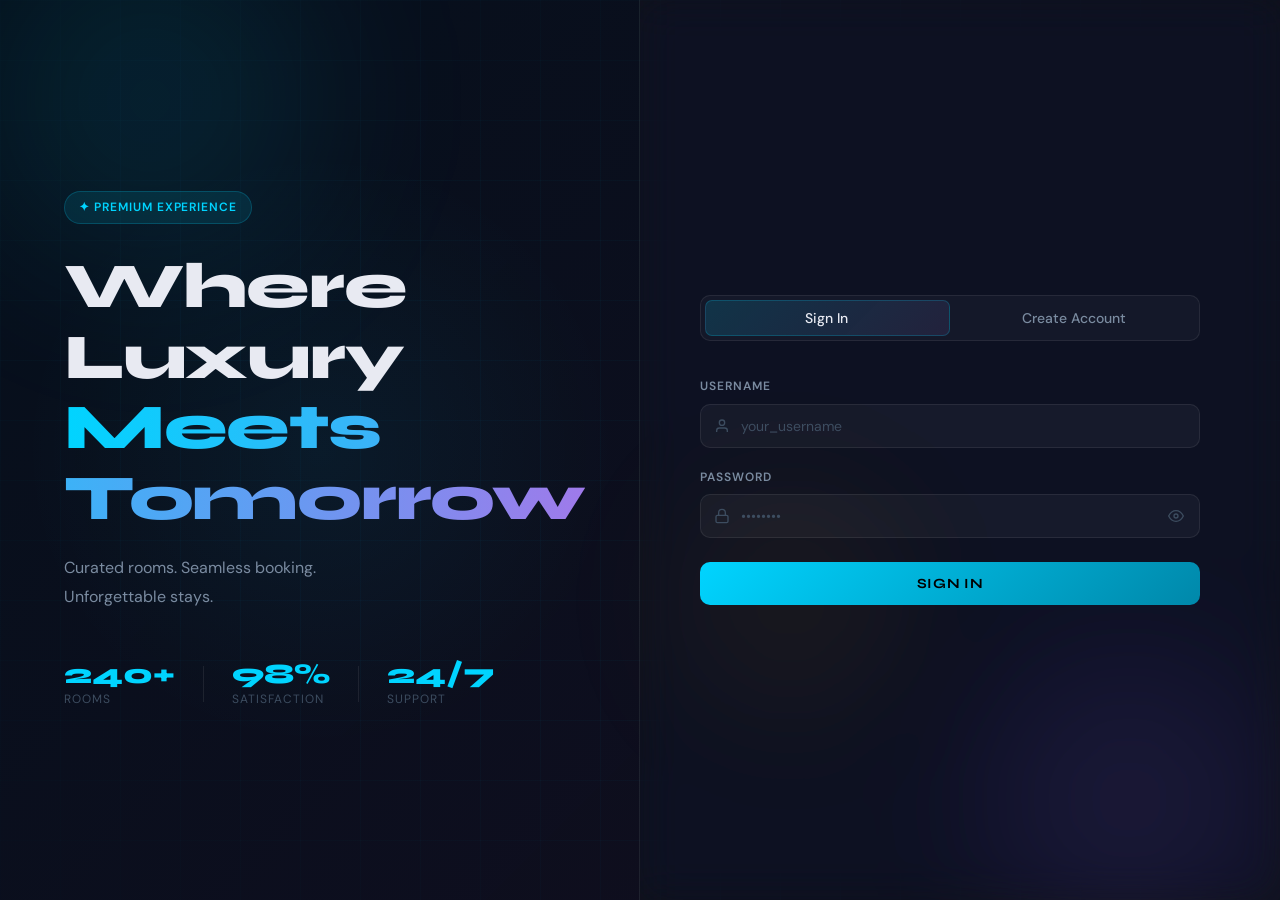
<file: templates/index.html>
<!DOCTYPE html>
<html lang="en">
<head>
  <meta charset="UTF-8" />
  <meta name="viewport" content="width=device-width, initial-scale=1.0" />
  <title>LUMINARY — Premium Hotel Booking</title>
  <link rel="stylesheet" href="/static/css/style.css" />
  <link rel="preconnect" href="https://fonts.googleapis.com" />
  <link rel="preconnect" href="https://fonts.gstatic.com" crossorigin />
  <link href="https://fonts.googleapis.com/css2?family=Syne:wght@400;600;700;800&family=DM+Sans:ital,wght@0,300;0,400;0,500;1,300&display=swap" rel="stylesheet" />
</head>
<body>

  <!-- ═══════════════════ BACKGROUND ═══════════════════ -->
  <div class="bg-grid"></div>
  <div class="bg-orb orb-1"></div>
  <div class="bg-orb orb-2"></div>
  <div class="bg-orb orb-3"></div>

  <!-- ═══════════════════ TOAST CONTAINER ═══════════════════ -->
  <div id="toast-container"></div>

  <!-- ═══════════════════ NAVBAR ═══════════════════ -->
  <nav id="navbar" class="hidden">
    <div class="nav-inner">
      <div class="nav-logo">
        <span class="logo-icon">✦</span>
        <span>LUMINARY</span>
      </div>
      <div class="nav-right">
        <div class="nav-user">
          <div class="user-avatar" id="nav-avatar">L</div>
          <span id="nav-username">Guest</span>
        </div>
        <button class="btn-logout" id="logout-btn">
          <svg width="16" height="16" viewBox="0 0 24 24" fill="none" stroke="currentColor" stroke-width="2"><path d="M9 21H5a2 2 0 0 1-2-2V5a2 2 0 0 1 2-2h4"/><polyline points="16 17 21 12 16 7"/><line x1="21" y1="12" x2="9" y2="12"/></svg>
          Logout
        </button>
      </div>
    </div>
  </nav>

  <!-- ═══════════════════ AUTH PAGE ═══════════════════ -->
  <div id="auth-page" class="page active">
    <div class="auth-container">

      <!-- Hero text -->
      <div class="auth-hero">
        <div class="hero-badge">✦ Premium Experience</div>
        <h1 class="hero-title">Where Luxury<br /><em>Meets Tomorrow</em></h1>
        <p class="hero-sub">Curated rooms. Seamless booking.<br />Unforgettable stays.</p>
        <div class="hero-stats">
          <div class="stat"><span class="stat-num">240+</span><span class="stat-label">Rooms</span></div>
          <div class="stat-divider"></div>
          <div class="stat"><span class="stat-num">98%</span><span class="stat-label">Satisfaction</span></div>
          <div class="stat-divider"></div>
          <div class="stat"><span class="stat-num">24/7</span><span class="stat-label">Support</span></div>
        </div>
      </div>

      <!-- Auth Card -->
      <div class="auth-card glass">
        <div class="auth-tabs">
          <button class="tab-btn active" data-tab="login">Sign In</button>
          <button class="tab-btn" data-tab="register">Create Account</button>
          <div class="tab-slider"></div>
        </div>

        <!-- LOGIN FORM -->
        <form id="login-form" class="auth-form active" autocomplete="off">
          <div class="form-group">
            <label>Username</label>
            <div class="input-wrap">
              <svg class="input-icon" width="16" height="16" viewBox="0 0 24 24" fill="none" stroke="currentColor" stroke-width="2"><path d="M20 21v-2a4 4 0 0 0-4-4H8a4 4 0 0 0-4 4v2"/><circle cx="12" cy="7" r="4"/></svg>
              <input type="text" id="login-username" placeholder="your_username" required />
            </div>
          </div>
          <div class="form-group">
            <label>Password</label>
            <div class="input-wrap">
              <svg class="input-icon" width="16" height="16" viewBox="0 0 24 24" fill="none" stroke="currentColor" stroke-width="2"><rect x="3" y="11" width="18" height="11" rx="2" ry="2"/><path d="M7 11V7a5 5 0 0 1 10 0v4"/></svg>
              <input type="password" id="login-password" placeholder="••••••••" required />
              <button type="button" class="toggle-pw" data-target="login-password">
                <svg class="eye-icon show-icon" width="16" height="16" viewBox="0 0 24 24" fill="none" stroke="currentColor" stroke-width="2"><path d="M1 12s4-8 11-8 11 8 11 8-4 8-11 8-11-8-11-8z"/><circle cx="12" cy="12" r="3"/></svg>
                <svg class="eye-icon hide-icon hidden" width="16" height="16" viewBox="0 0 24 24" fill="none" stroke="currentColor" stroke-width="2"><path d="M17.94 17.94A10.07 10.07 0 0 1 12 20c-7 0-11-8-11-8a18.45 18.45 0 0 1 5.06-5.94M9.9 4.24A9.12 9.12 0 0 1 12 4c7 0 11 8 11 8a18.5 18.5 0 0 1-2.16 3.19m-6.72-1.07a3 3 0 1 1-4.24-4.24"/><line x1="1" y1="1" x2="23" y2="23"/></svg>
              </button>
            </div>
          </div>
          <button type="submit" class="btn-primary" id="login-btn">
            <span class="btn-text">Sign In</span>
            <span class="btn-loader hidden"></span>
          </button>
        </form>

        <!-- REGISTER FORM -->
        <form id="register-form" class="auth-form" autocomplete="off">
          <div class="form-group">
            <label>Username</label>
            <div class="input-wrap">
              <svg class="input-icon" width="16" height="16" viewBox="0 0 24 24" fill="none" stroke="currentColor" stroke-width="2"><path d="M20 21v-2a4 4 0 0 0-4-4H8a4 4 0 0 0-4 4v2"/><circle cx="12" cy="7" r="4"/></svg>
              <input type="text" id="reg-username" placeholder="choose_username" required />
            </div>
          </div>
          <div class="form-group">
            <label>Email</label>
            <div class="input-wrap">
              <svg class="input-icon" width="16" height="16" viewBox="0 0 24 24" fill="none" stroke="currentColor" stroke-width="2"><path d="M4 4h16c1.1 0 2 .9 2 2v12c0 1.1-.9 2-2 2H4c-1.1 0-2-.9-2-2V6c0-1.1.9-2 2-2z"/><polyline points="22,6 12,13 2,6"/></svg>
              <input type="email" id="reg-email" placeholder="you@example.com" required />
            </div>
          </div>
          <div class="form-group">
            <label>Password</label>
            <div class="input-wrap">
              <svg class="input-icon" width="16" height="16" viewBox="0 0 24 24" fill="none" stroke="currentColor" stroke-width="2"><rect x="3" y="11" width="18" height="11" rx="2" ry="2"/><path d="M7 11V7a5 5 0 0 1 10 0v4"/></svg>
              <input type="password" id="reg-password" placeholder="••••••••" required />
              <button type="button" class="toggle-pw" data-target="reg-password">
                <svg class="eye-icon show-icon" width="16" height="16" viewBox="0 0 24 24" fill="none" stroke="currentColor" stroke-width="2"><path d="M1 12s4-8 11-8 11 8 11 8-4 8-11 8-11-8-11-8z"/><circle cx="12" cy="12" r="3"/></svg>
                <svg class="eye-icon hide-icon hidden" width="16" height="16" viewBox="0 0 24 24" fill="none" stroke="currentColor" stroke-width="2"><path d="M17.94 17.94A10.07 10.07 0 0 1 12 20c-7 0-11-8-11-8a18.45 18.45 0 0 1 5.06-5.94M9.9 4.24A9.12 9.12 0 0 1 12 4c7 0 11 8 11 8a18.5 18.5 0 0 1-2.16 3.19m-6.72-1.07a3 3 0 1 1-4.24-4.24"/><line x1="1" y1="1" x2="23" y2="23"/></svg>
              </button>
            </div>
          </div>
          <button type="submit" class="btn-primary" id="register-btn">
            <span class="btn-text">Create Account</span>
            <span class="btn-loader hidden"></span>
          </button>
        </form>

      </div>
    </div>
  </div>

  <!-- ═══════════════════ DASHBOARD PAGE ═══════════════════ -->
  <div id="dashboard-page" class="page">

    <!-- Hero section -->
    <div class="dashboard-hero">
      <div class="dashboard-hero-inner">
        <div class="welcome-tag">✦ Welcome back</div>
        <h2 class="dashboard-title">Find Your Perfect <em>Room</em></h2>
        <p class="dashboard-sub">Browse our curated collection of premium rooms</p>

        <!-- Search & Filter -->
        <div class="controls-bar glass">
          <div class="search-wrap">
            <svg width="16" height="16" viewBox="0 0 24 24" fill="none" stroke="currentColor" stroke-width="2"><circle cx="11" cy="11" r="8"/><line x1="21" y1="21" x2="16.65" y2="16.65"/></svg>
            <input type="text" id="search-input" placeholder="Search rooms..." />
          </div>
          <div class="filter-btns">
            <button class="filter-btn active" data-filter="all">All</button>
            <button class="filter-btn" data-filter="price-asc">
              <svg width="12" height="12" viewBox="0 0 24 24" fill="none" stroke="currentColor" stroke-width="2.5"><line x1="12" y1="19" x2="12" y2="5"/><polyline points="5 12 12 5 19 12"/></svg>
              Price Low
            </button>
            <button class="filter-btn" data-filter="price-desc">
              <svg width="12" height="12" viewBox="0 0 24 24" fill="none" stroke="currentColor" stroke-width="2.5"><line x1="12" y1="5" x2="12" y2="19"/><polyline points="19 12 12 19 5 12"/></svg>
              Price High
            </button>
          </div>
        </div>
      </div>
    </div>

    <!-- Room count info -->
    <div class="rooms-meta">
      <span id="rooms-count-label">Loading rooms…</span>
    </div>

    <!-- Rooms grid -->
    <div id="rooms-grid" class="rooms-grid">
      <!-- Skeleton loaders -->
      <div class="room-skeleton glass"></div>
      <div class="room-skeleton glass"></div>
      <div class="room-skeleton glass"></div>
      <div class="room-skeleton glass"></div>
      <div class="room-skeleton glass"></div>
      <div class="room-skeleton glass"></div>
    </div>

  </div>

  <!-- ═══════════════════ BOOKING MODAL ═══════════════════ -->
  <div id="booking-modal" class="modal-overlay hidden">
    <div class="modal glass">
      <button class="modal-close" id="modal-close">
        <svg width="20" height="20" viewBox="0 0 24 24" fill="none" stroke="currentColor" stroke-width="2"><line x1="18" y1="6" x2="6" y2="18"/><line x1="6" y1="6" x2="18" y2="18"/></svg>
      </button>
      <div class="modal-badge">Book Now</div>
      <h3 class="modal-title" id="modal-room-title">Room 101</h3>
      <p class="modal-type" id="modal-room-type">Standard</p>
      <div class="modal-price-row">
        <span class="modal-price" id="modal-room-price">$120</span>
        <span class="modal-price-label">/ night</span>
      </div>

      <div class="modal-form">
        <div class="form-row">
          <div class="form-group">
            <label>Check-In</label>
            <div class="input-wrap">
              <svg class="input-icon" width="14" height="14" viewBox="0 0 24 24" fill="none" stroke="currentColor" stroke-width="2"><rect x="3" y="4" width="18" height="18" rx="2" ry="2"/><line x1="16" y1="2" x2="16" y2="6"/><line x1="8" y1="2" x2="8" y2="6"/><line x1="3" y1="10" x2="21" y2="10"/></svg>
              <input type="date" id="booking-checkin" />
            </div>
          </div>
          <div class="form-group">
            <label>Check-Out</label>
            <div class="input-wrap">
              <svg class="input-icon" width="14" height="14" viewBox="0 0 24 24" fill="none" stroke="currentColor" stroke-width="2"><rect x="3" y="4" width="18" height="18" rx="2" ry="2"/><line x1="16" y1="2" x2="16" y2="6"/><line x1="8" y1="2" x2="8" y2="6"/><line x1="3" y1="10" x2="21" y2="10"/></svg>
              <input type="date" id="booking-checkout" />
            </div>
          </div>
        </div>
        <button class="btn-book" id="confirm-booking-btn" data-room-id="">
          <span class="btn-book-text">Confirm Booking</span>
          <span class="btn-book-loader hidden"></span>
          <span class="btn-book-check hidden">
            <svg width="18" height="18" viewBox="0 0 24 24" fill="none" stroke="currentColor" stroke-width="3"><polyline points="20 6 9 17 4 12"/></svg>
            Booked!
          </span>
        </button>
      </div>
    </div>
  </div>

  <script src="/static/js/app.js"></script>
</body>
</html>
</file>
<file: static/css/style.css>
/* ═══════════════════════════════════════════════════
   LUMINARY — HOTEL BOOKING UI
   Futuristic dark theme with glassmorphism & neon
═══════════════════════════════════════════════════ */

/* ── RESET & BASE ── */
*, *::before, *::after { margin: 0; padding: 0; box-sizing: border-box; }

:root {
  --bg:        #060812;
  --bg2:       #0b0f1e;
  --glass:     rgba(255,255,255,0.04);
  --glass-b:   rgba(255,255,255,0.08);
  --border:    rgba(255,255,255,0.08);
  --border-h:  rgba(100,200,255,0.25);

  --cyan:      #00d4ff;
  --cyan-dim:  #00a8cc;
  --gold:      #f0b429;
  --gold-dim:  #c9941e;
  --violet:    #9f7aea;
  --green:     #00e896;

  --text:      #e8eaf2;
  --text-muted:#7a8ba0;
  --text-dim:  #3d4d60;

  --radius-sm: 10px;
  --radius:    16px;
  --radius-lg: 24px;

  --shadow-neon:  0 0 30px rgba(0,212,255,0.15), 0 0 60px rgba(0,212,255,0.05);
  --shadow-gold:  0 0 30px rgba(240,180,41,0.2), 0 0 60px rgba(240,180,41,0.05);
  --shadow-card:  0 8px 40px rgba(0,0,0,0.4), 0 2px 8px rgba(0,0,0,0.3);

  --font-display: 'Syne', sans-serif;
  --font-body:    'DM Sans', sans-serif;

  --transition: 0.3s cubic-bezier(0.4,0,0.2,1);
  --spring:     0.5s cubic-bezier(0.34,1.56,0.64,1);
}

html { scroll-behavior: smooth; }

body {
  background: var(--bg);
  color: var(--text);
  font-family: var(--font-body);
  font-size: 15px;
  line-height: 1.6;
  min-height: 100vh;
  overflow-x: hidden;
}

/* ── SCROLLBAR ── */
::-webkit-scrollbar { width: 6px; }
::-webkit-scrollbar-track { background: var(--bg2); }
::-webkit-scrollbar-thumb { background: rgba(0,212,255,0.3); border-radius: 3px; }

/* ── ANIMATED BACKGROUND ── */
.bg-grid {
  position: fixed; inset: 0; z-index: 0;
  background-image:
    linear-gradient(rgba(0,212,255,0.03) 1px, transparent 1px),
    linear-gradient(90deg, rgba(0,212,255,0.03) 1px, transparent 1px);
  background-size: 60px 60px;
  mask-image: radial-gradient(ellipse 80% 80% at 50% 50%, black 40%, transparent 100%);
  animation: gridDrift 20s linear infinite;
}
@keyframes gridDrift {
  0%   { background-position: 0 0; }
  100% { background-position: 60px 60px; }
}

.bg-orb {
  position: fixed; z-index: 0; border-radius: 50%;
  filter: blur(80px); opacity: 0.35; pointer-events: none;
  animation: orbFloat 12s ease-in-out infinite;
}
.orb-1 {
  width: 500px; height: 500px;
  background: radial-gradient(circle, rgba(0,212,255,0.4), transparent 70%);
  top: -150px; left: -100px;
  animation-delay: 0s;
}
.orb-2 {
  width: 400px; height: 400px;
  background: radial-gradient(circle, rgba(159,122,234,0.4), transparent 70%);
  bottom: -100px; right: -50px;
  animation-delay: -4s;
}
.orb-3 {
  width: 300px; height: 300px;
  background: radial-gradient(circle, rgba(240,180,41,0.3), transparent 70%);
  top: 50%; left: 50%;
  animation-delay: -8s;
}
@keyframes orbFloat {
  0%, 100% { transform: translate(0,0) scale(1); }
  33%       { transform: translate(30px, -40px) scale(1.05); }
  66%       { transform: translate(-20px, 20px) scale(0.95); }
}

/* ── GLASSMORPHISM ── */
.glass {
  background: var(--glass);
  backdrop-filter: blur(20px) saturate(180%);
  -webkit-backdrop-filter: blur(20px) saturate(180%);
  border: 1px solid var(--border);
}

/* ── PAGES ── */
.page {
  position: relative; z-index: 1;
  display: none;
  opacity: 0;
  transform: translateY(20px);
  transition: opacity 0.5s ease, transform 0.5s ease;
}
.page.active {
  display: block;
  opacity: 1;
  transform: translateY(0);
}
.page.slide-in {
  animation: slideIn 0.5s ease forwards;
}
@keyframes slideIn {
  from { opacity: 0; transform: translateY(30px); }
  to   { opacity: 1; transform: translateY(0); }
}

/* ── NAVBAR ── */
#navbar {
  position: fixed; top: 0; left: 0; right: 0; z-index: 100;
  backdrop-filter: blur(24px) saturate(200%);
  -webkit-backdrop-filter: blur(24px);
  background: rgba(6,8,18,0.75);
  border-bottom: 1px solid var(--border);
  transition: var(--transition);
}
#navbar.hidden { display: none; }
.nav-inner {
  max-width: 1280px; margin: 0 auto;
  padding: 0 32px;
  height: 64px;
  display: flex; align-items: center; justify-content: space-between;
}
.nav-logo {
  display: flex; align-items: center; gap: 8px;
  font-family: var(--font-display);
  font-size: 18px; font-weight: 800;
  letter-spacing: 0.12em;
  color: var(--text);
}
.logo-icon {
  color: var(--cyan);
  animation: logoPulse 3s ease-in-out infinite;
  font-size: 20px;
}
@keyframes logoPulse {
  0%,100% { text-shadow: 0 0 10px var(--cyan); }
  50%      { text-shadow: 0 0 25px var(--cyan), 0 0 50px rgba(0,212,255,0.4); }
}
.nav-right { display: flex; align-items: center; gap: 20px; }
.nav-user { display: flex; align-items: center; gap: 10px; }
.user-avatar {
  width: 34px; height: 34px; border-radius: 50%;
  background: linear-gradient(135deg, var(--cyan), var(--violet));
  display: flex; align-items: center; justify-content: center;
  font-family: var(--font-display); font-size: 14px; font-weight: 700;
  color: #000; text-transform: uppercase;
}
#nav-username {
  font-size: 14px; font-weight: 500; color: var(--text-muted);
}
.btn-logout {
  display: flex; align-items: center; gap: 6px;
  background: transparent;
  border: 1px solid var(--border);
  color: var(--text-muted);
  padding: 7px 14px; border-radius: var(--radius-sm);
  font-family: var(--font-body); font-size: 13px; font-weight: 500;
  cursor: pointer;
  transition: var(--transition);
}
.btn-logout:hover {
  border-color: rgba(255,80,80,0.4);
  color: #ff6b6b;
  background: rgba(255,80,80,0.08);
  box-shadow: 0 0 20px rgba(255,80,80,0.1);
}

/* ── AUTH PAGE ── */
#auth-page {
  min-height: 100vh;
  display: flex; align-items: stretch;
}
.auth-container {
  width: 100%;
  display: grid;
  grid-template-columns: 1fr 1fr;
  gap: 0;
  max-width: 100%;
}
.auth-hero {
  display: flex; flex-direction: column; justify-content: center;
  padding: 80px 80px 80px 10%;
  background: linear-gradient(135deg, rgba(0,212,255,0.04) 0%, rgba(159,122,234,0.06) 100%);
  border-right: 1px solid var(--border);
  position: relative; overflow: hidden;
}
.auth-hero::before {
  content: '';
  position: absolute; top: 50%; left: 50%;
  transform: translate(-50%, -50%);
  width: 600px; height: 600px;
  background: radial-gradient(circle, rgba(0,212,255,0.06) 0%, transparent 70%);
  pointer-events: none;
}
.hero-badge {
  display: inline-flex; align-items: center; gap: 6px;
  background: rgba(0,212,255,0.1);
  border: 1px solid rgba(0,212,255,0.2);
  color: var(--cyan);
  padding: 6px 14px; border-radius: 100px;
  font-size: 12px; font-weight: 600; letter-spacing: 0.08em;
  text-transform: uppercase;
  margin-bottom: 28px;
  width: fit-content;
  animation: fadeUp 0.6s ease 0.1s both;
}
.hero-title {
  font-family: var(--font-display);
  font-size: clamp(40px, 5vw, 64px);
  font-weight: 800;
  line-height: 1.1;
  letter-spacing: -0.02em;
  color: var(--text);
  margin-bottom: 20px;
  animation: fadeUp 0.6s ease 0.2s both;
}
.hero-title em {
  font-style: normal;
  background: linear-gradient(90deg, var(--cyan), var(--violet));
  -webkit-background-clip: text;
  -webkit-text-fill-color: transparent;
  background-clip: text;
}
.hero-sub {
  font-size: 16px; color: var(--text-muted);
  line-height: 1.8; margin-bottom: 48px;
  animation: fadeUp 0.6s ease 0.3s both;
}
.hero-stats {
  display: flex; align-items: center; gap: 28px;
  animation: fadeUp 0.6s ease 0.4s both;
}
.stat { display: flex; flex-direction: column; gap: 2px; }
.stat-num {
  font-family: var(--font-display);
  font-size: 28px; font-weight: 800;
  color: var(--cyan);
  line-height: 1;
}
.stat-label {
  font-size: 12px; color: var(--text-dim);
  text-transform: uppercase; letter-spacing: 0.08em;
}
.stat-divider {
  width: 1px; height: 36px;
  background: var(--border);
}
@keyframes fadeUp {
  from { opacity: 0; transform: translateY(24px); }
  to   { opacity: 1; transform: translateY(0); }
}

/* Auth Card */
.auth-card {
  display: flex; flex-direction: column;
  justify-content: center;
  padding: 60px 80px 60px 60px;
  border-radius: 0;
  border: none;
}
.auth-tabs {
  display: flex; position: relative;
  background: rgba(255,255,255,0.03);
  border: 1px solid var(--border);
  border-radius: var(--radius-sm);
  padding: 4px; gap: 4px;
  margin-bottom: 36px;
}
.tab-slider {
  position: absolute;
  top: 4px; left: 4px;
  height: calc(100% - 8px);
  width: calc(50% - 4px);
  background: linear-gradient(135deg, rgba(0,212,255,0.15), rgba(159,122,234,0.1));
  border: 1px solid rgba(0,212,255,0.2);
  border-radius: 7px;
  transition: var(--spring);
}
.tab-btn {
  flex: 1; position: relative; z-index: 1;
  background: transparent; border: none;
  color: var(--text-muted);
  font-family: var(--font-body); font-size: 14px; font-weight: 500;
  padding: 9px 16px; border-radius: 7px;
  cursor: pointer; transition: color var(--transition);
}
.tab-btn.active { color: var(--text); }
.tab-btn[data-tab="register"].active ~ .tab-slider,
.auth-tabs:has(.tab-btn[data-tab="register"].active) .tab-slider {
  transform: translateX(calc(100% + 4px));
}

/* Forms */
.auth-form { display: none; flex-direction: column; gap: 20px; }
.auth-form.active { display: flex; animation: fadeUp 0.4s ease both; }
.form-group { display: flex; flex-direction: column; gap: 7px; }
.form-group label {
  font-size: 12px; font-weight: 600;
  color: var(--text-muted);
  text-transform: uppercase; letter-spacing: 0.08em;
}
.input-wrap {
  position: relative; display: flex; align-items: center;
}
.input-icon {
  position: absolute; left: 14px;
  color: var(--text-dim); pointer-events: none;
  transition: color var(--transition);
  z-index: 1;
}
.input-wrap:focus-within .input-icon { color: var(--cyan); }
.input-wrap input {
  width: 100%;
  background: rgba(255,255,255,0.04);
  border: 1px solid var(--border);
  border-radius: var(--radius-sm);
  padding: 12px 40px 12px 40px;
  color: var(--text);
  font-family: var(--font-body); font-size: 14px;
  outline: none;
  transition: border-color var(--transition), box-shadow var(--transition), background var(--transition);
}
.input-wrap input::placeholder { color: var(--text-dim); }
.input-wrap input:focus {
  border-color: rgba(0,212,255,0.4);
  background: rgba(0,212,255,0.04);
  box-shadow: 0 0 0 3px rgba(0,212,255,0.08), inset 0 0 20px rgba(0,212,255,0.04);
}
.input-wrap input[type="date"]::-webkit-calendar-picker-indicator {
  filter: invert(0.5) sepia(1) hue-rotate(180deg);
  cursor: pointer;
}

.toggle-pw {
  position: absolute; right: 12px;
  background: none; border: none; cursor: pointer;
  color: var(--text-dim); padding: 4px;
  display: flex; align-items: center;
  transition: color var(--transition);
}
.toggle-pw:hover { color: var(--cyan); }
.eye-icon.hidden { display: none; }

/* Primary Button */
.btn-primary {
  width: 100%; padding: 13px;
  background: linear-gradient(135deg, var(--cyan), #0088aa);
  border: none; border-radius: var(--radius-sm);
  color: #000;
  font-family: var(--font-display); font-size: 14px; font-weight: 700;
  letter-spacing: 0.05em; text-transform: uppercase;
  cursor: pointer; position: relative; overflow: hidden;
  transition: transform var(--transition), box-shadow var(--transition), filter var(--transition);
  margin-top: 4px;
  display: flex; align-items: center; justify-content: center; gap: 10px;
}
.btn-primary::before {
  content: '';
  position: absolute; inset: 0;
  background: linear-gradient(135deg, rgba(255,255,255,0.3), transparent 50%);
  opacity: 0; transition: opacity var(--transition);
}
.btn-primary:hover {
  transform: translateY(-2px);
  box-shadow: 0 8px 32px rgba(0,212,255,0.35), 0 0 0 1px rgba(0,212,255,0.3);
  filter: brightness(1.1);
}
.btn-primary:hover::before { opacity: 1; }
.btn-primary:active { transform: translateY(0); }
.btn-primary:disabled { opacity: 0.7; cursor: not-allowed; transform: none; }

/* Loader spinner */
.btn-loader, .btn-book-loader {
  width: 16px; height: 16px; border-radius: 50%;
  border: 2px solid rgba(0,0,0,0.3);
  border-top-color: #000;
  animation: spin 0.7s linear infinite;
}
@keyframes spin { to { transform: rotate(360deg); } }
.hidden { display: none !important; }

/* ── DASHBOARD ── */
#dashboard-page { padding-top: 64px; }

.dashboard-hero {
  padding: 72px 32px 40px;
  text-align: center;
  position: relative;
}
.dashboard-hero-inner {
  max-width: 800px; margin: 0 auto;
}
.welcome-tag {
  display: inline-block;
  color: var(--cyan);
  font-size: 13px; font-weight: 600;
  text-transform: uppercase; letter-spacing: 0.12em;
  margin-bottom: 16px;
  animation: fadeUp 0.5s ease both;
}
.dashboard-title {
  font-family: var(--font-display);
  font-size: clamp(36px, 5vw, 56px);
  font-weight: 800; line-height: 1.1;
  letter-spacing: -0.02em;
  margin-bottom: 12px;
  animation: fadeUp 0.5s ease 0.1s both;
}
.dashboard-title em {
  font-style: normal;
  background: linear-gradient(90deg, var(--gold), var(--cyan));
  -webkit-background-clip: text; -webkit-text-fill-color: transparent;
  background-clip: text;
}
.dashboard-sub {
  color: var(--text-muted); font-size: 16px;
  margin-bottom: 40px;
  animation: fadeUp 0.5s ease 0.2s both;
}

/* Controls bar */
.controls-bar {
  display: flex; align-items: center; gap: 16px;
  padding: 12px 16px; border-radius: var(--radius);
  max-width: 680px; margin: 0 auto;
  animation: fadeUp 0.5s ease 0.3s both;
  flex-wrap: wrap;
}
.search-wrap {
  flex: 1; min-width: 200px;
  display: flex; align-items: center; gap: 10px;
  color: var(--text-dim);
}
.search-wrap input {
  background: transparent; border: none; outline: none;
  color: var(--text); font-family: var(--font-body); font-size: 14px;
  width: 100%;
}
.search-wrap input::placeholder { color: var(--text-dim); }
.filter-btns {
  display: flex; gap: 6px; flex-shrink: 0;
}
.filter-btn {
  display: flex; align-items: center; gap: 5px;
  background: transparent;
  border: 1px solid var(--border);
  color: var(--text-muted);
  padding: 6px 12px; border-radius: 8px;
  font-family: var(--font-body); font-size: 12px; font-weight: 500;
  cursor: pointer; transition: var(--transition);
}
.filter-btn:hover, .filter-btn.active {
  border-color: rgba(0,212,255,0.35);
  color: var(--cyan);
  background: rgba(0,212,255,0.07);
}

/* Rooms meta */
.rooms-meta {
  max-width: 1280px; margin: 0 auto;
  padding: 0 32px 16px;
  font-size: 13px; color: var(--text-dim);
}

/* ── ROOMS GRID ── */
.rooms-grid {
  max-width: 1280px; margin: 0 auto;
  padding: 0 32px 80px;
  display: grid;
  grid-template-columns: repeat(auto-fill, minmax(320px, 1fr));
  gap: 24px;
}

/* Skeleton loaders */
.room-skeleton {
  height: 240px; border-radius: var(--radius-lg);
  position: relative; overflow: hidden;
}
.room-skeleton::after {
  content: '';
  position: absolute; inset: 0;
  background: linear-gradient(90deg, transparent 0%, rgba(255,255,255,0.04) 50%, transparent 100%);
  animation: shimmer 1.4s ease-in-out infinite;
}
@keyframes shimmer {
  0%   { transform: translateX(-100%); }
  100% { transform: translateX(100%); }
}

/* ── ROOM CARD ── */
.room-card {
  border-radius: var(--radius-lg);
  background: var(--glass);
  backdrop-filter: blur(20px);
  -webkit-backdrop-filter: blur(20px);
  border: 1px solid var(--border);
  padding: 28px;
  position: relative; overflow: hidden;
  cursor: default;
  transition: transform var(--transition), border-color var(--transition), box-shadow var(--transition);
  animation: cardIn 0.5s ease both;
}
.room-card::before {
  content: '';
  position: absolute; top: 0; left: 0; right: 0; height: 2px;
  background: linear-gradient(90deg, transparent, var(--cyan), transparent);
  opacity: 0; transition: opacity var(--transition);
}
.room-card:hover {
  transform: translateY(-6px);
  border-color: var(--border-h);
  box-shadow: var(--shadow-neon), var(--shadow-card);
}
.room-card:hover::before { opacity: 1; }
@keyframes cardIn {
  from { opacity: 0; transform: translateY(30px) scale(0.97); }
  to   { opacity: 1; transform: translateY(0) scale(1); }
}

/* Card glow accent */
.card-glow {
  position: absolute; top: -50%; right: -30%;
  width: 200px; height: 200px; border-radius: 50%;
  background: radial-gradient(circle, rgba(0,212,255,0.08), transparent 70%);
  pointer-events: none; transition: opacity var(--transition);
  opacity: 0;
}
.room-card:hover .card-glow { opacity: 1; }

.card-header {
  display: flex; align-items: flex-start; justify-content: space-between;
  margin-bottom: 20px;
}
.card-room-num {
  font-family: var(--font-display);
  font-size: 13px; font-weight: 700;
  color: var(--text-dim);
  text-transform: uppercase; letter-spacing: 0.1em;
}
.card-badge {
  padding: 4px 10px; border-radius: 100px;
  font-size: 11px; font-weight: 600;
  text-transform: uppercase; letter-spacing: 0.08em;
  white-space: nowrap;
}
.badge-standard  { background: rgba(0,232,150,0.1);  color: var(--green);  border: 1px solid rgba(0,232,150,0.2); }
.badge-classic   { background: rgba(0,212,255,0.1);  color: var(--cyan);   border: 1px solid rgba(0,212,255,0.2); }
.badge-superclassic { background: rgba(240,180,41,0.12); color: var(--gold); border: 1px solid rgba(240,180,41,0.25); }
.badge-default   { background: rgba(159,122,234,0.1);color: var(--violet); border: 1px solid rgba(159,122,234,0.2); }

.card-name {
  font-family: var(--font-display);
  font-size: 22px; font-weight: 700;
  color: var(--text);
  margin-bottom: 4px;
  letter-spacing: -0.02em;
}
.card-type-label {
  font-size: 13px; color: var(--text-muted);
  margin-bottom: 24px;
}
.card-footer {
  display: flex; align-items: center; justify-content: space-between;
}
.card-price-wrap { display: flex; align-items: baseline; gap: 4px; }
.card-price {
  font-family: var(--font-display);
  font-size: 28px; font-weight: 800;
  color: var(--text);
  line-height: 1;
}
.card-currency { font-size: 16px; color: var(--text-muted); }
.card-per-night { font-size: 12px; color: var(--text-dim); margin-left: 2px; }

/* Book button */
.btn-book-now {
  background: linear-gradient(135deg, rgba(0,212,255,0.15), rgba(159,122,234,0.1));
  border: 1px solid rgba(0,212,255,0.25);
  color: var(--cyan);
  padding: 9px 18px; border-radius: var(--radius-sm);
  font-family: var(--font-display); font-size: 12px; font-weight: 700;
  text-transform: uppercase; letter-spacing: 0.08em;
  cursor: pointer;
  transition: var(--transition);
  position: relative; overflow: hidden;
}
.btn-book-now::before {
  content: '';
  position: absolute; inset: 0;
  background: linear-gradient(135deg, rgba(0,212,255,0.2), rgba(159,122,234,0.15));
  opacity: 0; transition: opacity var(--transition);
}
.btn-book-now:hover {
  transform: scale(1.05);
  box-shadow: 0 4px 20px rgba(0,212,255,0.25);
  border-color: rgba(0,212,255,0.5);
}
.btn-book-now:hover::before { opacity: 1; }
.btn-book-now:active { transform: scale(0.98); }

/* Card divider line */
.card-divider {
  height: 1px;
  background: linear-gradient(90deg, transparent, var(--border), transparent);
  margin: 20px 0;
}

/* Room type icon */
.card-type-icon {
  font-size: 32px; margin-bottom: 16px; display: block;
}

/* ── BOOKING MODAL ── */
.modal-overlay {
  position: fixed; inset: 0; z-index: 200;
  background: rgba(0,0,0,0.7);
  backdrop-filter: blur(8px);
  display: flex; align-items: center; justify-content: center;
  opacity: 1; transition: opacity 0.3s ease;
}
.modal-overlay.hidden {
  opacity: 0; pointer-events: none;
}
.modal-overlay.hidden .modal {
  transform: scale(0.9) translateY(30px);
}
.modal {
  width: 100%; max-width: 440px; margin: 20px;
  border-radius: var(--radius-lg);
  padding: 36px;
  position: relative;
  transform: scale(1) translateY(0);
  transition: transform 0.4s cubic-bezier(0.34,1.56,0.64,1);
  border-color: var(--border-h);
  box-shadow: var(--shadow-neon), 0 40px 80px rgba(0,0,0,0.6);
}
.modal-close {
  position: absolute; top: 16px; right: 16px;
  background: rgba(255,255,255,0.05); border: 1px solid var(--border);
  color: var(--text-muted); border-radius: 50%;
  width: 34px; height: 34px; cursor: pointer;
  display: flex; align-items: center; justify-content: center;
  transition: var(--transition);
}
.modal-close:hover { color: var(--text); background: rgba(255,255,255,0.1); }
.modal-badge {
  display: inline-block;
  background: rgba(0,212,255,0.1); border: 1px solid rgba(0,212,255,0.2);
  color: var(--cyan);
  padding: 4px 10px; border-radius: 100px;
  font-size: 11px; font-weight: 600;
  text-transform: uppercase; letter-spacing: 0.1em;
  margin-bottom: 12px;
}
.modal-title {
  font-family: var(--font-display);
  font-size: 28px; font-weight: 800;
  letter-spacing: -0.02em; margin-bottom: 4px;
}
.modal-type { color: var(--text-muted); font-size: 14px; margin-bottom: 20px; }
.modal-price-row {
  display: flex; align-items: baseline; gap: 6px;
  margin-bottom: 28px; padding-bottom: 24px;
  border-bottom: 1px solid var(--border);
}
.modal-price {
  font-family: var(--font-display);
  font-size: 36px; font-weight: 800;
  background: linear-gradient(90deg, var(--cyan), var(--violet));
  -webkit-background-clip: text; -webkit-text-fill-color: transparent;
  background-clip: text;
}
.modal-price-label { color: var(--text-muted); font-size: 14px; }

.modal-form { display: flex; flex-direction: column; gap: 16px; }
.form-row { display: grid; grid-template-columns: 1fr 1fr; gap: 12px; }

.btn-book {
  width: 100%; padding: 14px;
  background: linear-gradient(135deg, var(--gold), var(--gold-dim));
  border: none; border-radius: var(--radius-sm);
  color: #000;
  font-family: var(--font-display); font-size: 14px; font-weight: 800;
  text-transform: uppercase; letter-spacing: 0.08em;
  cursor: pointer; overflow: hidden;
  display: flex; align-items: center; justify-content: center; gap: 10px;
  transition: transform var(--transition), box-shadow var(--transition), filter var(--transition);
  margin-top: 8px;
}
.btn-book:hover {
  transform: translateY(-2px);
  box-shadow: var(--shadow-gold);
  filter: brightness(1.1);
}
.btn-book:active { transform: scale(0.98); }
.btn-book:disabled { opacity: 0.7; cursor: not-allowed; transform: none; }
.btn-book-check {
  display: flex; align-items: center; gap: 8px;
  color: #000; font-weight: 800;
}

/* ── TOAST NOTIFICATIONS ── */
#toast-container {
  position: fixed; top: 80px; right: 24px; z-index: 1000;
  display: flex; flex-direction: column; gap: 10px;
  pointer-events: none;
}
.toast {
  display: flex; align-items: center; gap: 12px;
  padding: 14px 18px; border-radius: var(--radius-sm);
  backdrop-filter: blur(20px);
  -webkit-backdrop-filter: blur(20px);
  min-width: 280px; max-width: 360px;
  pointer-events: all;
  animation: toastIn 0.4s cubic-bezier(0.34,1.56,0.64,1) both;
  box-shadow: 0 8px 32px rgba(0,0,0,0.4);
  border: 1px solid;
}
.toast.success {
  background: rgba(0,232,150,0.12);
  border-color: rgba(0,232,150,0.25);
  color: var(--green);
}
.toast.error {
  background: rgba(255,80,80,0.12);
  border-color: rgba(255,80,80,0.25);
  color: #ff6b6b;
}
.toast.info {
  background: rgba(0,212,255,0.1);
  border-color: rgba(0,212,255,0.2);
  color: var(--cyan);
}
.toast-icon { font-size: 18px; flex-shrink: 0; }
.toast-msg { font-size: 13px; font-weight: 500; flex: 1; }
.toast.removing {
  animation: toastOut 0.3s ease forwards;
}
@keyframes toastIn {
  from { opacity: 0; transform: translateX(40px) scale(0.9); }
  to   { opacity: 1; transform: translateX(0) scale(1); }
}
@keyframes toastOut {
  to { opacity: 0; transform: translateX(40px) scale(0.9); max-height: 0; padding: 0; margin: 0; }
}

/* ── EMPTY STATE ── */
.empty-state {
  grid-column: 1 / -1;
  text-align: center; padding: 80px 20px;
  color: var(--text-muted);
}
.empty-state .empty-icon { font-size: 48px; margin-bottom: 16px; }
.empty-state h3 {
  font-family: var(--font-display); font-size: 20px;
  margin-bottom: 8px; color: var(--text);
}
.empty-state p { font-size: 14px; }

/* ── RESPONSIVE ── */
@media (max-width: 900px) {
  .auth-container { grid-template-columns: 1fr; }
  .auth-hero { display: none; }
  .auth-card { padding: 48px 32px; }
}
@media (max-width: 640px) {
  .nav-inner { padding: 0 20px; }
  .rooms-grid { padding: 0 20px 60px; grid-template-columns: 1fr; }
  .dashboard-hero { padding: 56px 20px 32px; }
  .rooms-meta { padding: 0 20px 12px; }
  .controls-bar { flex-direction: column; align-items: stretch; }
  .filter-btns { justify-content: center; }
  .form-row { grid-template-columns: 1fr; }
}
</file>
